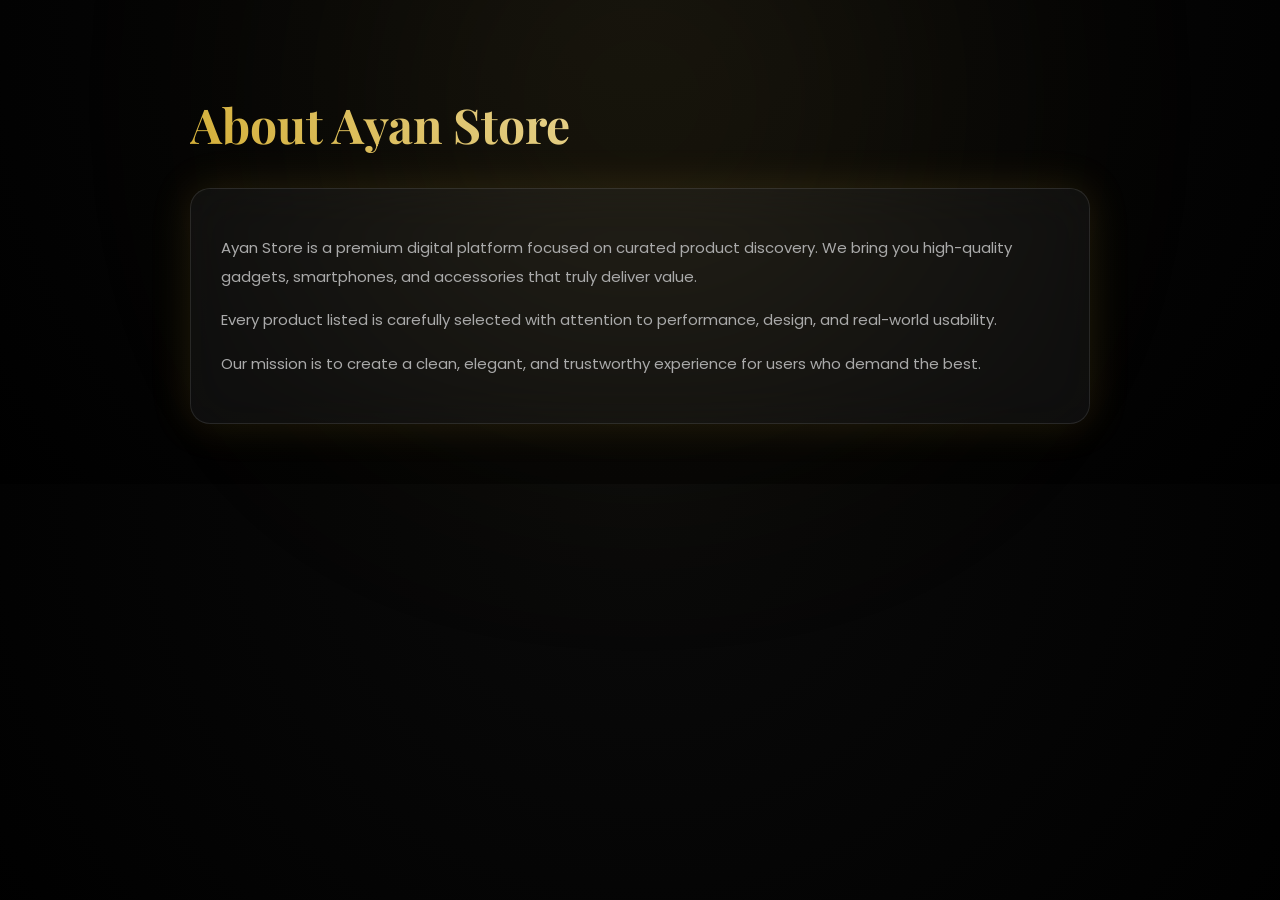
<file: about.htm>
<!DOCTYPE html>
<html lang="en">
<head>

<meta charset="UTF-8">
<meta name="viewport" content="width=device-width, initial-scale=1.0">

<title>About - Ayan Store</title>

<!-- PREMIUM FONTS -->
<link href="https://fonts.googleapis.com/css2?family=Poppins:wght@300;400;600&family=Playfair+Display:wght@600&display=swap" rel="stylesheet">

<style>

body{
  margin:0;
  font-family:'Poppins',sans-serif;
  background:radial-gradient(circle at top,#0a0a0a,#000);
  color:white;
}

/* GLOW BACKGROUND */
body::before{
  content:"";
  position:fixed;
  top:-200px;
  left:50%;
  width:600px;
  height:600px;
  background:radial-gradient(circle,#d4af37,transparent);
  filter:blur(150px);
  transform:translateX(-50%);
  opacity:0.15;
}

.container{
  max-width:900px;
  margin:auto;
  padding:60px 20px;
}

/* LUXURY HEADING */
h1{
  font-family:'Playfair Display',serif;
  font-size:48px;
  background:linear-gradient(45deg,#d4af37,#fff);
  -webkit-background-clip:text;
  color:transparent;
}

/* GLASS CARD */
.card{
  margin-top:30px;
  padding:30px;
  border-radius:20px;
  background:rgba(255,255,255,0.05);
  backdrop-filter:blur(25px);
  border:1px solid rgba(255,255,255,0.1);
  box-shadow:0 0 40px rgba(212,175,55,0.15);
}

/* TEXT */
p{
  color:#aaa;
  line-height:1.9;
  font-size:15px;
}

</style>

</head>

<body>

<div class="container">

<h1>About Ayan Store</h1>

<div class="card">

<p>
Ayan Store is a premium digital platform focused on curated product discovery. We bring you high-quality gadgets, smartphones, and accessories that truly deliver value.
</p>

<p>
Every product listed is carefully selected with attention to performance, design, and real-world usability.
</p>

<p>
Our mission is to create a clean, elegant, and trustworthy experience for users who demand the best.
</p>

</div>

</div>

</body>
</html>
</file>
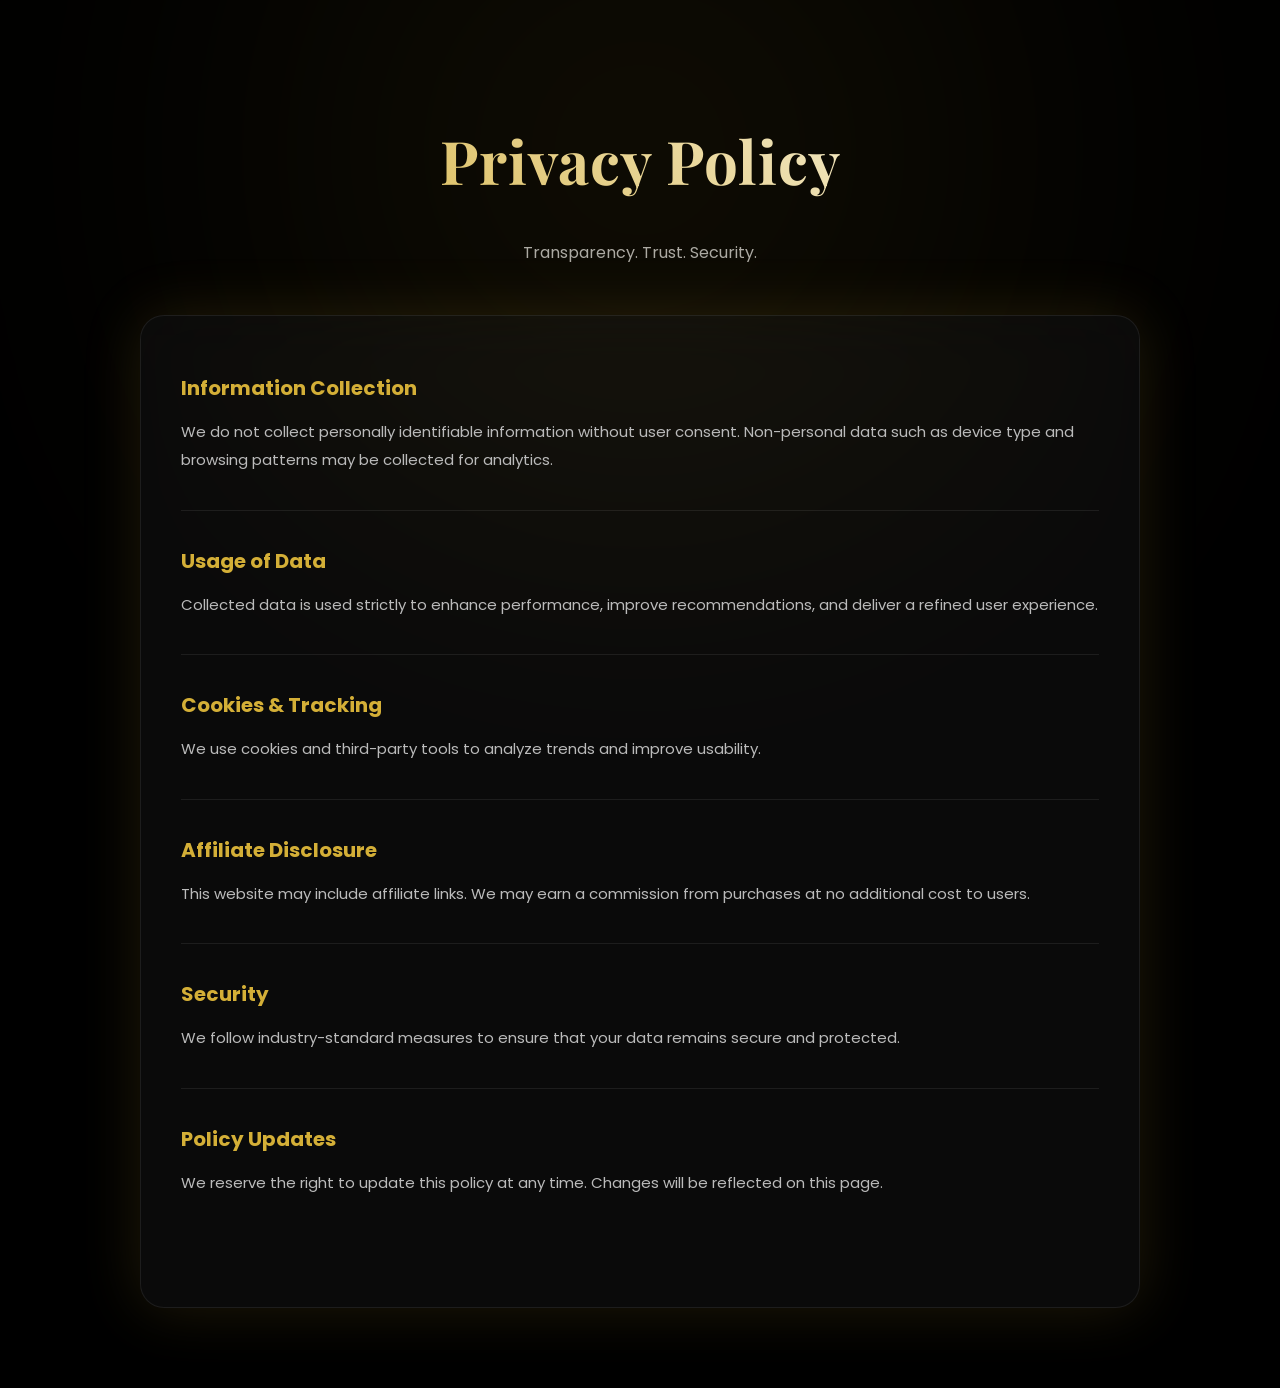
<file: privacy.html>
<!DOCTYPE html>
<html lang="en">
<head>

<meta charset="UTF-8">
<meta name="viewport" content="width=device-width, initial-scale=1.0">

<title>Privacy Policy - Ayan Store</title>

<meta name="description" content="Ayan Store Privacy Policy - Premium product platform ensuring your data safety and transparency.">

<!-- PREMIUM FONTS -->
<link href="https://fonts.googleapis.com/css2?family=Poppins:wght@300;400;500&family=Playfair+Display:wght@600;700&display=swap" rel="stylesheet">

<style>

/* BASE */
body{
  margin:0;
  font-family:'Poppins',sans-serif;
  background:#000;
  color:white;
  overflow-x:hidden;
}

/* GOLD LIGHT GLOW */
body::before{
  content:"";
  position:fixed;
  top:-250px;
  left:50%;
  width:800px;
  height:800px;
  background:radial-gradient(circle,#d4af37,transparent);
  filter:blur(180px);
  transform:translateX(-50%);
  opacity:0.12;
}

/* CONTAINER */
.container{
  max-width:1000px;
  margin:auto;
  padding:80px 20px;
}

/* HERO */
.hero{
  text-align:center;
  margin-bottom:50px;
}

.hero h1{
  font-family:'Playfair Display',serif;
  font-size:60px;
  background:linear-gradient(45deg,#d4af37,#fff);
  -webkit-background-clip:text;
  color:transparent;
  letter-spacing:1px;
}

.hero p{
  color:#aaa;
  margin-top:10px;
}

/* GLASS CARD */
.card{
  padding:40px;
  border-radius:24px;
  background:rgba(255,255,255,0.04);
  backdrop-filter:blur(30px);
  border:1px solid rgba(255,255,255,0.08);
  box-shadow:0 0 60px rgba(212,175,55,0.15);
}

/* SECTION */
.section{
  margin-bottom:35px;
  padding-bottom:20px;
  border-bottom:1px solid rgba(255,255,255,0.08);
}

.section:last-child{
  border:none;
}

/* TITLE */
.section h2{
  color:#d4af37;
  font-size:20px;
  margin-bottom:10px;
}

/* TEXT */
.section p{
  color:#bbb;
  line-height:1.9;
  font-size:15px;
}

/* HOVER EFFECT */
.section:hover{
  transform:translateX(5px);
  transition:0.3s;
}

</style>

</head>

<body>

<div class="container">

<div class="hero">
  <h1>Privacy Policy</h1>
  <p>Transparency. Trust. Security.</p>
</div>

<div class="card">

<div class="section">
<h2>Information Collection</h2>
<p>
We do not collect personally identifiable information without user consent. Non-personal data such as device type and browsing patterns may be collected for analytics.
</p>
</div>

<div class="section">
<h2>Usage of Data</h2>
<p>
Collected data is used strictly to enhance performance, improve recommendations, and deliver a refined user experience.
</p>
</div>

<div class="section">
<h2>Cookies & Tracking</h2>
<p>
We use cookies and third-party tools to analyze trends and improve usability.
</p>
</div>

<div class="section">
<h2>Affiliate Disclosure</h2>
<p>
This website may include affiliate links. We may earn a commission from purchases at no additional cost to users.
</p>
</div>

<div class="section">
<h2>Security</h2>
<p>
We follow industry-standard measures to ensure that your data remains secure and protected.
</p>
</div>

<div class="section">
<h2>Policy Updates</h2>
<p>
We reserve the right to update this policy at any time. Changes will be reflected on this page.
</p>
</div>

</div>

</div>

</body>
  </html>
</file>
